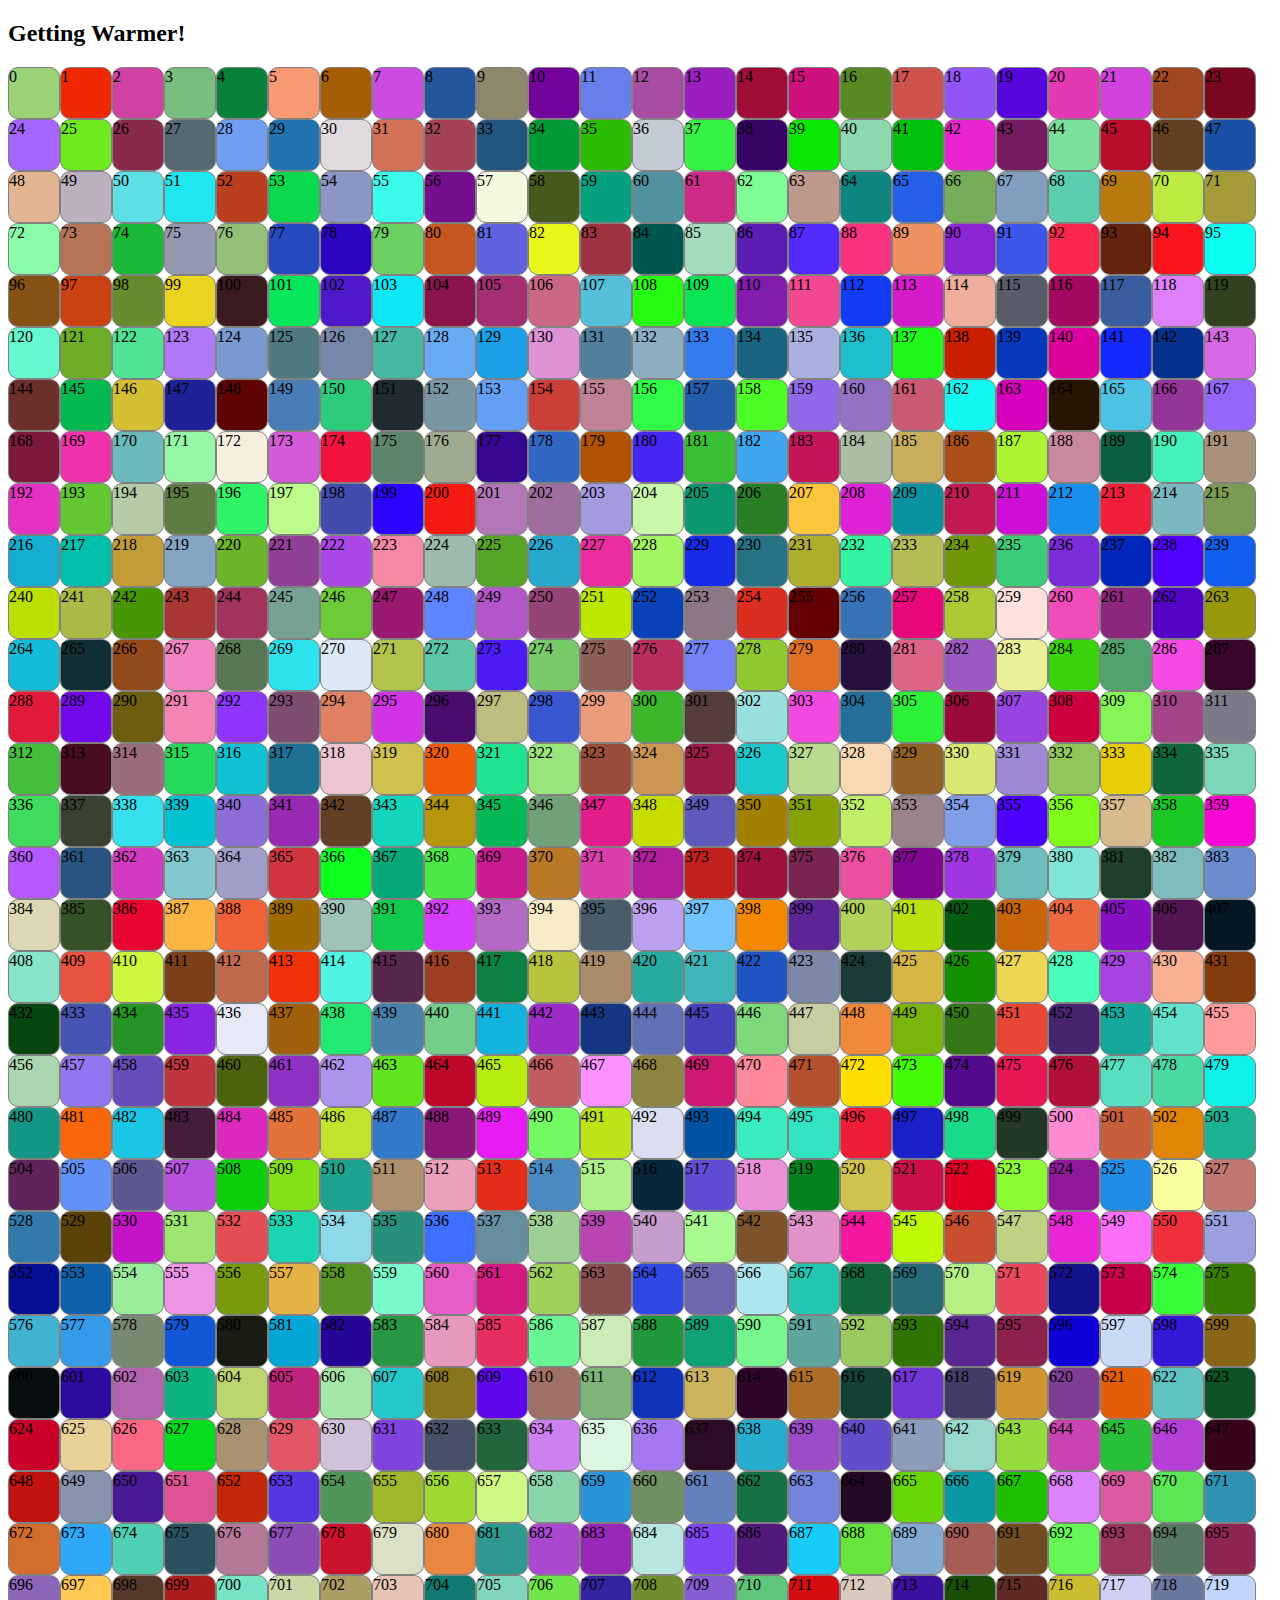
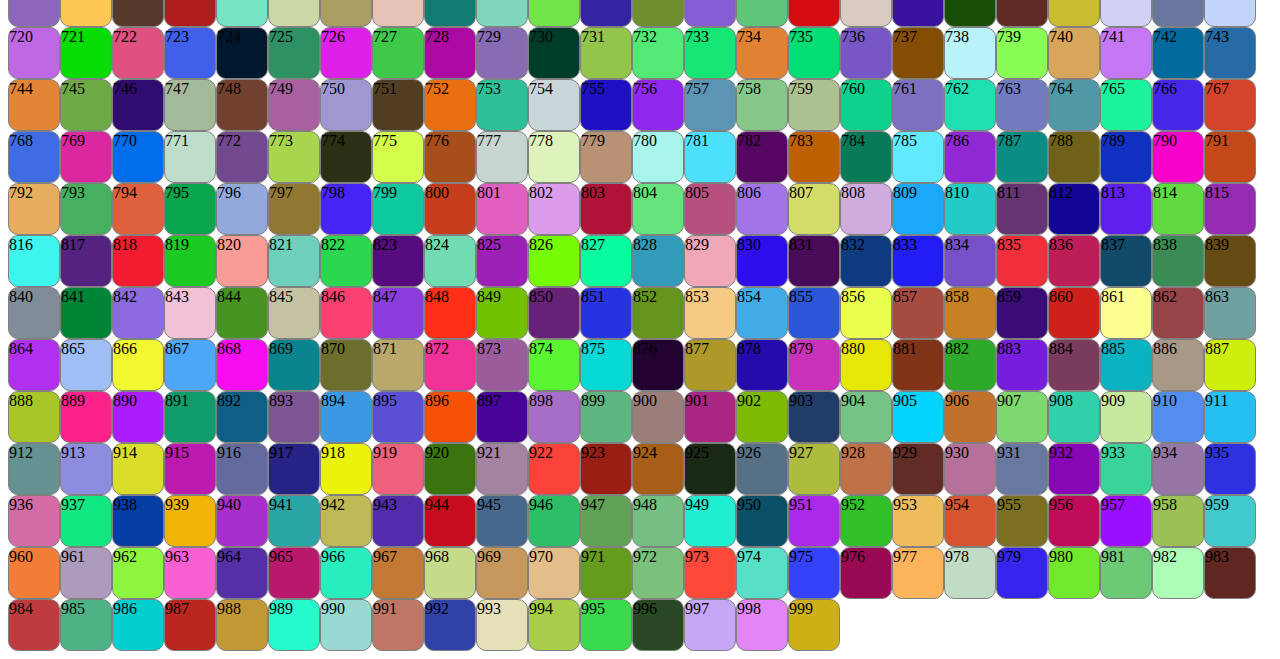
<file: color-quilt/index.html>
<!DOCTYPE html>
<html lang="en">
<head>
    <meta charset="UTF-8">
    <meta http-equiv="X-UA-Compatible" content="IE=edge">
    <meta name="viewport" content="width=device-width, initial-scale=1.0">
    <script src="./scripts/app.js"></script>
    <link rel="stylesheet" href="./styles/main.css" />
    <title>Color Quilt</title>
</head>
<body>
    
</body>
</html>
</file>
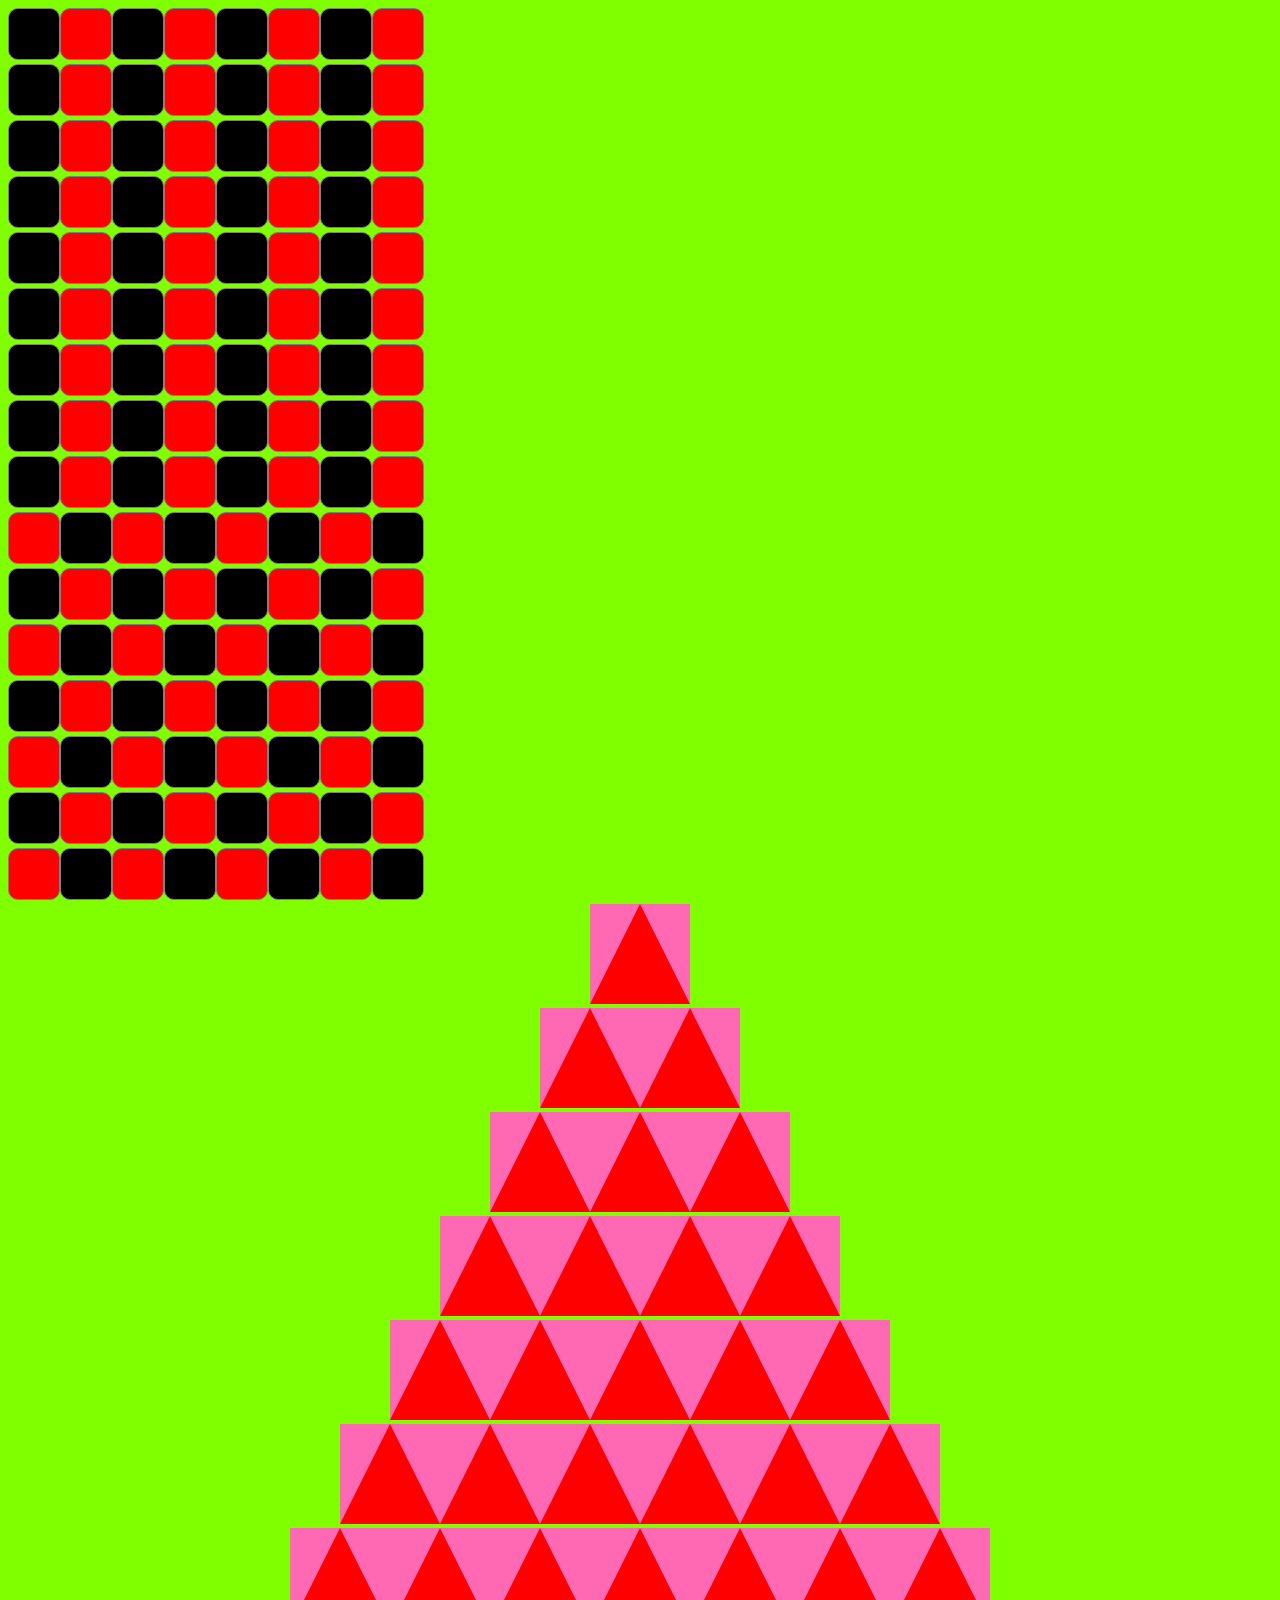
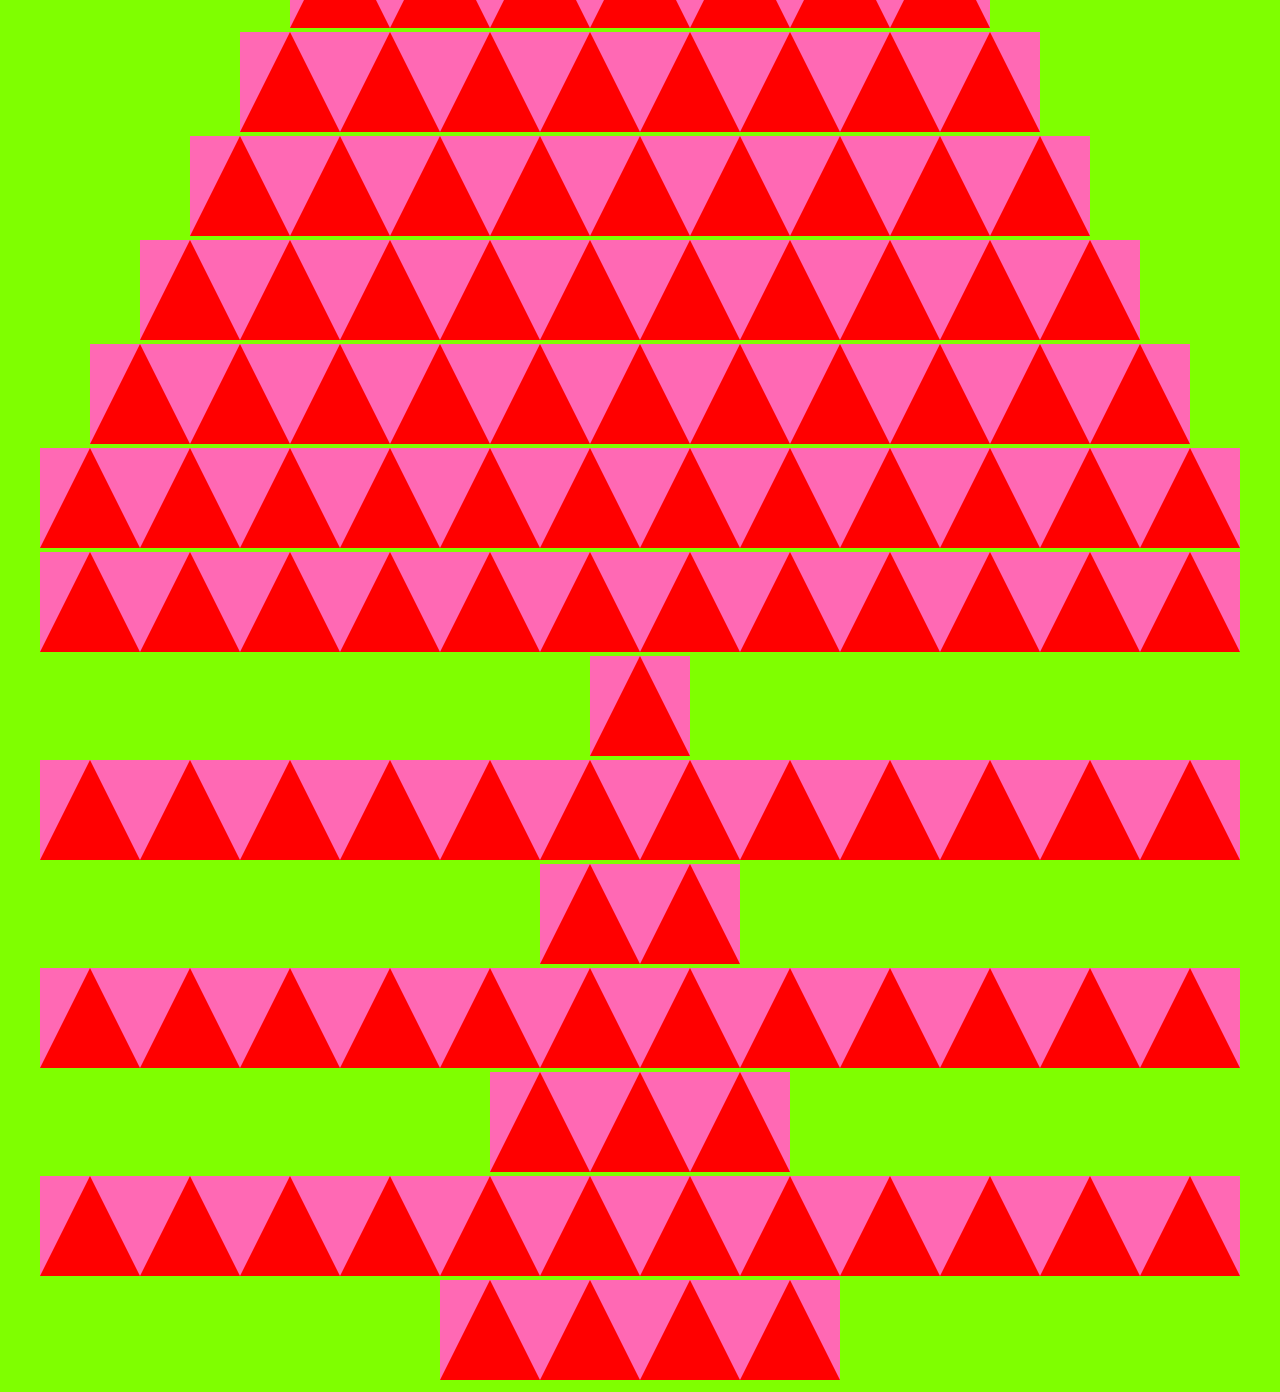
<file: grids/index.html>
<!DOCTYPE html>
<html lang="en">
<head>
  <meta charset="UTF-8">
  <meta http-equiv="X-UA-Compatible" content="IE=edge">
  <meta name="viewport" content="width=device-width, initial-scale=1.0">
  <title>Grids</title>
  <script src="./scripts/app.js"></script>
  <link href="./styles/main.css" rel="stylesheet"/>
</head>
<body>
  <div id="grid" class="container">

  </div>

  <div id="pyramid">
    
  </div>
</body>
</html>
</file>
<file: color-quilt/styles/main.css>
:root {
  --side: 50px;
}

.square {
  height: 50px;
  width: 50px;
  border: 1px solid grey;
  border-radius: 10px;
  display: inline-block;
  /* background-color: rgb(25, 241, 84); */
}
</file>
<file: grids/styles/main.css>
* {
  background-color: chartreuse;
}

:root {
  --side: 50px;
}

.square {
  height: var(--side);
  width: var(--side);
  border: 1px solid grey;
  border-radius: 10px;
  display: inline-block;
}

.red {
  background-color: red;
}

.black {
  background-color: black;
}

.triangle {
  display: inline-block;
  width: 0;
  height: 0;
  background-color: hotpink;
  border-left: 50px solid transparent;
  border-right: 50px solid transparent;
  border-bottom: 100px solid red;
}

.row {
  text-align: center;
}

.container {
  width: calc(var(--side) * 9);
}
</file>
